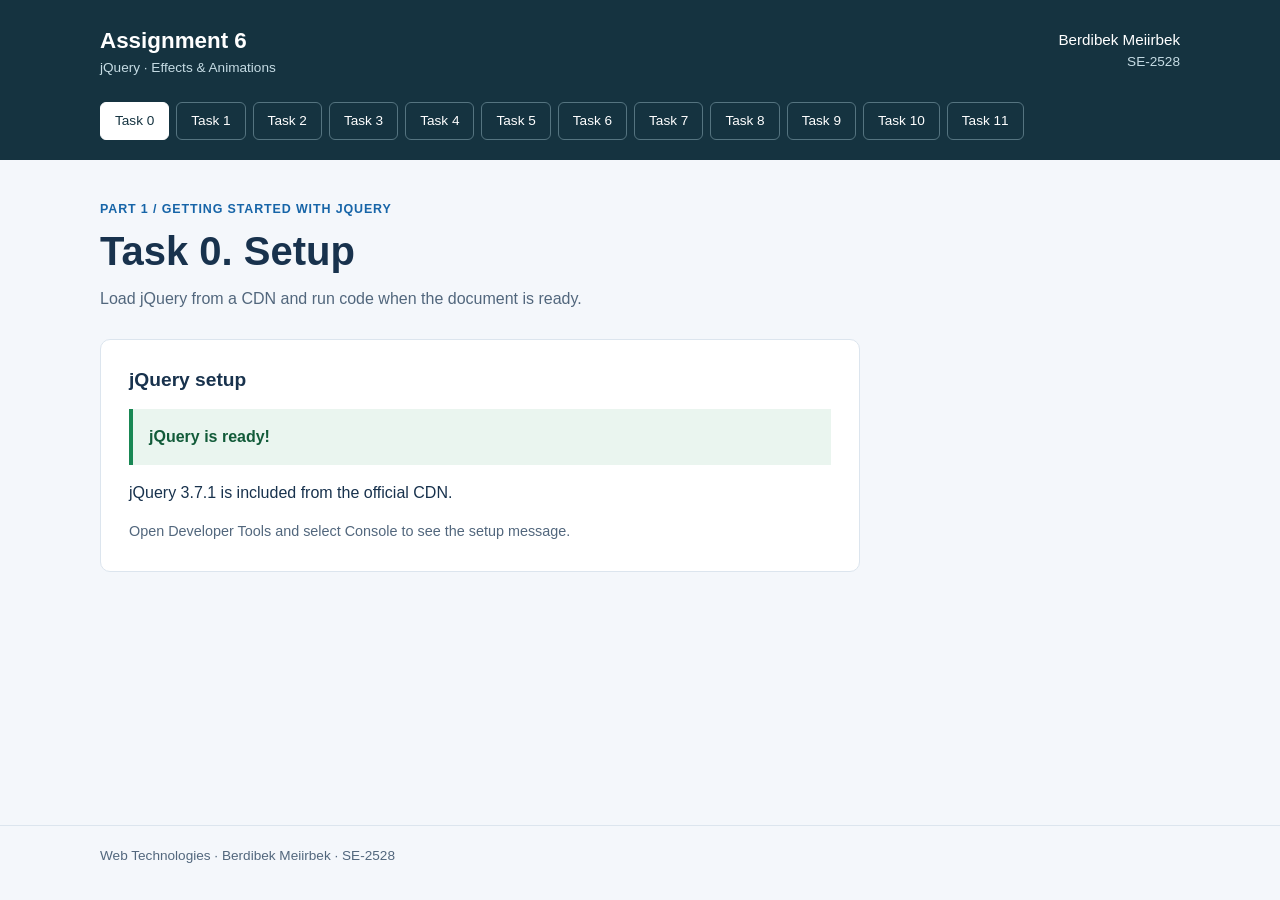
<file: index.html>
<!doctype html>
<html lang="en">
<head>
  <meta charset="utf-8">
  <meta name="viewport" content="width=device-width, initial-scale=1">
  <meta name="description" content="Assignment 6, Task 0: Setup.">
  <title>Task 0 · Setup</title>
  <link rel="stylesheet" href="styles.css">
  <script src="https://code.jquery.com/jquery-3.7.1.min.js" integrity="sha256-/JqT3SQfawRcv/BIHPThkBvs0OEvtFFmqPF/lYI/Cxo=" crossorigin="anonymous" defer></script>
  <script src="scripts/task-0.js" defer></script>
</head>
<body>
  <header class="site-header">
    <div class="page-width header-top">
      <a class="brand" href="index.html">Assignment 6<span>jQuery · Effects &amp; Animations</span></a>
      <p class="student">Berdibek Meiirbek<span>SE-2528</span></p>
    </div>
    <nav class="page-width" aria-label="Assignment tasks">
      <ul class="task-links">
          <li><a href="index.html" aria-current="page">Task 0</a></li>
          <li><a href="selectors.html">Task 1</a></li>
          <li><a href="visibility.html">Task 2</a></li>
          <li><a href="fade.html">Task 3</a></li>
          <li><a href="slide.html">Task 4</a></li>
          <li><a href="elements.html">Task 5</a></li>
          <li><a href="attributes.html">Task 6</a></li>
          <li><a href="form.html">Task 7</a></li>
          <li><a href="basic-animation.html">Task 8</a></li>
          <li><a href="sequential-animation.html">Task 9</a></li>
          <li><a href="combined-animation.html">Task 10</a></li>
          <li><a href="accordion.html">Task 11</a></li>
      </ul>
    </nav>
  </header>
  <main class="page-width main-content">
    <header class="page-heading">
      <p class="part-label">Part 1 / Getting Started with jQuery</p>
      <h1>Task 0. Setup</h1>
      <p>Load jQuery from a CDN and run code when the document is ready.</p>
    </header>

      <section class="panel narrow" aria-labelledby="setup-heading">
        <h2 id="setup-heading">jQuery setup</h2>
        <p id="setup-status" class="setup-status" role="status">Waiting for jQuery...</p>
        <p>jQuery 3.7.1 is included from the official CDN.</p>
        <p class="hint">Open Developer Tools and select Console to see the setup message.</p>
      </section>
  </main>
  <footer class="site-footer">
    <div class="page-width">Web Technologies · Berdibek Meiirbek · SE-2528</div>
  </footer>
</body>
</html>
</file>
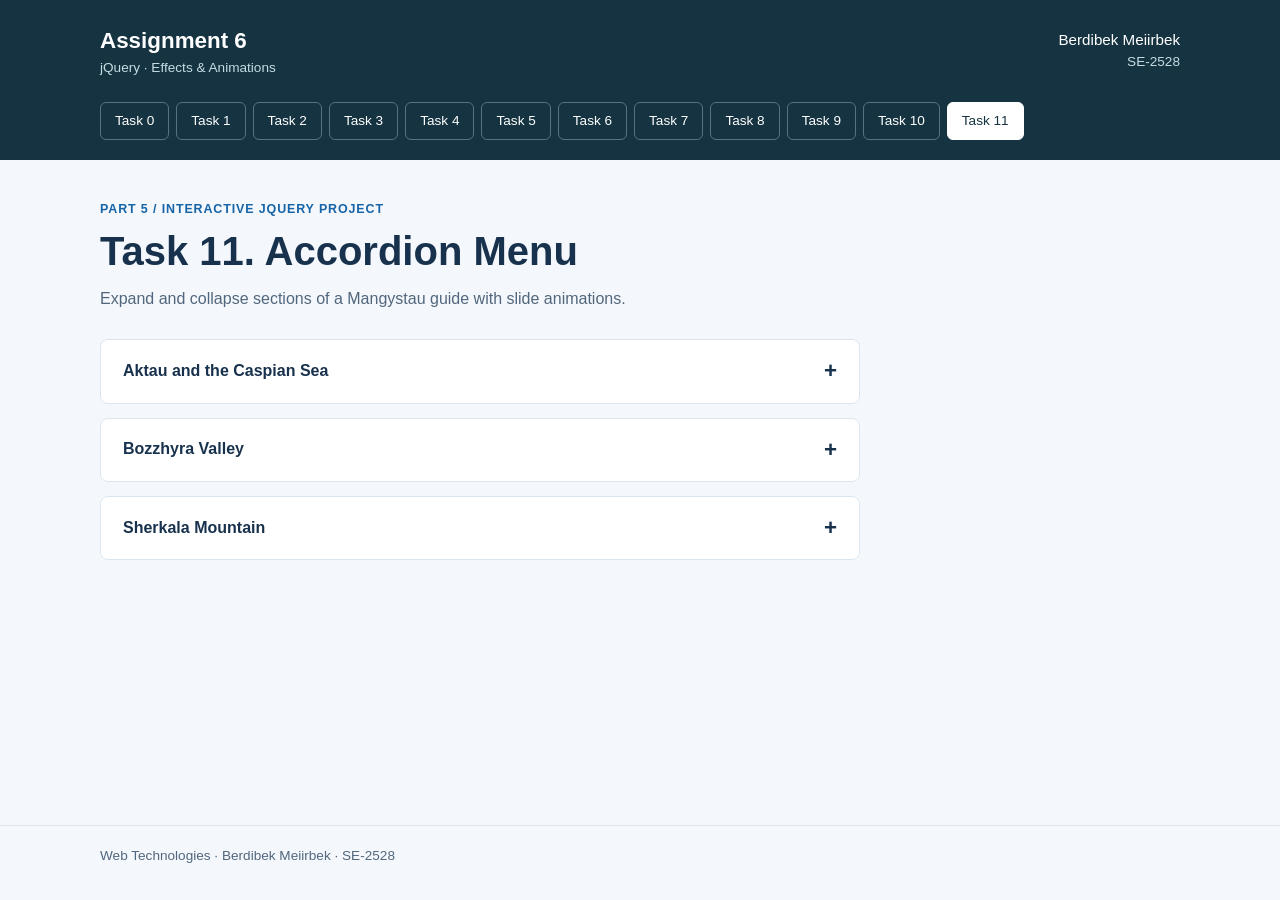
<file: accordion.html>
<!doctype html>
<html lang="en">
<head>
  <meta charset="utf-8">
  <meta name="viewport" content="width=device-width, initial-scale=1">
  <meta name="description" content="Assignment 6, Task 11: Accordion Menu.">
  <title>Task 11 · Accordion Menu</title>
  <link rel="stylesheet" href="styles.css">
  <script src="https://code.jquery.com/jquery-3.7.1.min.js" integrity="sha256-/JqT3SQfawRcv/BIHPThkBvs0OEvtFFmqPF/lYI/Cxo=" crossorigin="anonymous" defer></script>
  <script src="scripts/task-11.js" defer></script>
</head>
<body>
  <header class="site-header">
    <div class="page-width header-top">
      <a class="brand" href="index.html">Assignment 6<span>jQuery · Effects &amp; Animations</span></a>
      <p class="student">Berdibek Meiirbek<span>SE-2528</span></p>
    </div>
    <nav class="page-width" aria-label="Assignment tasks">
      <ul class="task-links">
          <li><a href="index.html">Task 0</a></li>
          <li><a href="selectors.html">Task 1</a></li>
          <li><a href="visibility.html">Task 2</a></li>
          <li><a href="fade.html">Task 3</a></li>
          <li><a href="slide.html">Task 4</a></li>
          <li><a href="elements.html">Task 5</a></li>
          <li><a href="attributes.html">Task 6</a></li>
          <li><a href="form.html">Task 7</a></li>
          <li><a href="basic-animation.html">Task 8</a></li>
          <li><a href="sequential-animation.html">Task 9</a></li>
          <li><a href="combined-animation.html">Task 10</a></li>
          <li><a href="accordion.html" aria-current="page">Task 11</a></li>
      </ul>
    </nav>
  </header>
  <main class="page-width main-content">
    <header class="page-heading">
      <p class="part-label">Part 5 / Interactive jQuery Project</p>
      <h1>Task 11. Accordion Menu</h1>
      <p>Expand and collapse sections of a Mangystau guide with slide animations.</p>
    </header>

      <section class="accordion narrow" aria-label="Mangystau guide">
        <div class="accordion-item">
          <h2>
            <button type="button" class="accordion-button" aria-expanded="false" aria-controls="aktau-panel">
              Aktau and the Caspian Sea
              <span class="accordion-symbol" aria-hidden="true">+</span>
            </button>
          </h2>
          <div id="aktau-panel" class="accordion-panel">
            <p>Aktau is a city on the Caspian Sea in the Mangystau region. Its waterfront is a place to walk beside the sea and watch the sunset.</p>
          </div>
        </div>
        <div class="accordion-item">
          <h2>
            <button type="button" class="accordion-button" aria-expanded="false" aria-controls="bozzhyra-panel">
              Bozzhyra Valley
              <span class="accordion-symbol" aria-hidden="true">+</span>
            </button>
          </h2>
          <div id="bozzhyra-panel" class="accordion-panel">
            <p>Bozzhyra is known for its white cliffs and striking rock formations. It is one of the landscapes that represents Mangystau.</p>
          </div>
        </div>
        <div class="accordion-item">
          <h2>
            <button type="button" class="accordion-button" aria-expanded="false" aria-controls="sherkala-panel">
              Sherkala Mountain
              <span class="accordion-symbol" aria-hidden="true">+</span>
            </button>
          </h2>
          <div id="sherkala-panel" class="accordion-panel">
            <p>Sherkala is a mountain surrounded by open desert landscapes. Its shape makes it a recognizable landmark of Mangystau.</p>
          </div>
        </div>
      </section>
  </main>
  <footer class="site-footer">
    <div class="page-width">Web Technologies · Berdibek Meiirbek · SE-2528</div>
  </footer>
</body>
</html>
</file>
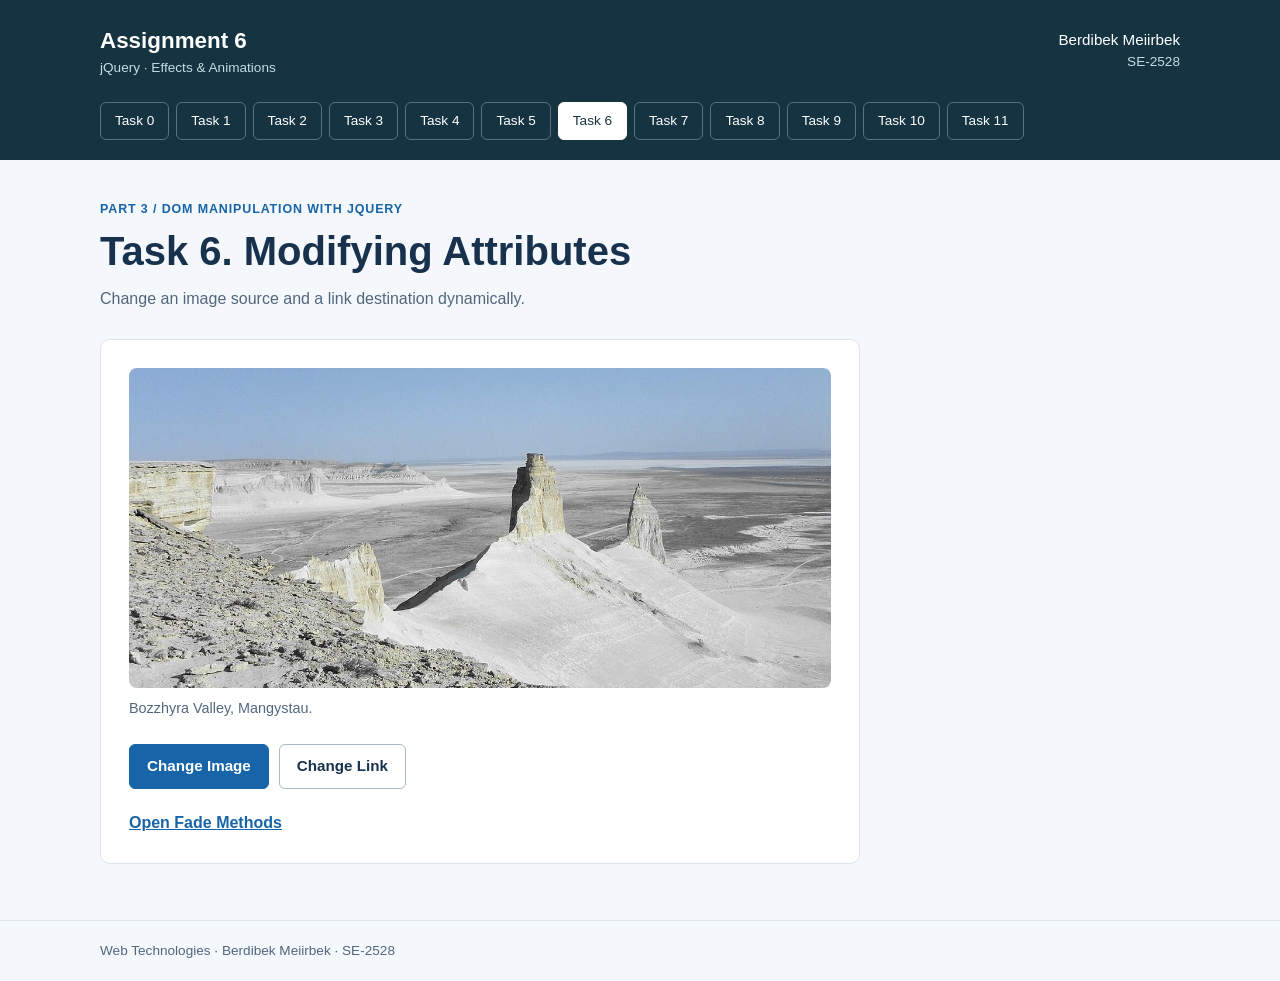
<file: attributes.html>
<!doctype html>
<html lang="en">
<head>
  <meta charset="utf-8">
  <meta name="viewport" content="width=device-width, initial-scale=1">
  <meta name="description" content="Assignment 6, Task 6: Modifying Attributes.">
  <title>Task 6 · Modifying Attributes</title>
  <link rel="stylesheet" href="styles.css">
  <script src="https://code.jquery.com/jquery-3.7.1.min.js" integrity="sha256-/JqT3SQfawRcv/BIHPThkBvs0OEvtFFmqPF/lYI/Cxo=" crossorigin="anonymous" defer></script>
  <script src="scripts/task-6.js" defer></script>
</head>
<body>
  <header class="site-header">
    <div class="page-width header-top">
      <a class="brand" href="index.html">Assignment 6<span>jQuery · Effects &amp; Animations</span></a>
      <p class="student">Berdibek Meiirbek<span>SE-2528</span></p>
    </div>
    <nav class="page-width" aria-label="Assignment tasks">
      <ul class="task-links">
          <li><a href="index.html">Task 0</a></li>
          <li><a href="selectors.html">Task 1</a></li>
          <li><a href="visibility.html">Task 2</a></li>
          <li><a href="fade.html">Task 3</a></li>
          <li><a href="slide.html">Task 4</a></li>
          <li><a href="elements.html">Task 5</a></li>
          <li><a href="attributes.html" aria-current="page">Task 6</a></li>
          <li><a href="form.html">Task 7</a></li>
          <li><a href="basic-animation.html">Task 8</a></li>
          <li><a href="sequential-animation.html">Task 9</a></li>
          <li><a href="combined-animation.html">Task 10</a></li>
          <li><a href="accordion.html">Task 11</a></li>
      </ul>
    </nav>
  </header>
  <main class="page-width main-content">
    <header class="page-heading">
      <p class="part-label">Part 3 / DOM Manipulation with jQuery</p>
      <h1>Task 6. Modifying Attributes</h1>
      <p>Change an image source and a link destination dynamically.</p>
    </header>

      <section class="panel narrow" aria-label="Attribute demonstration">
        <figure class="demo-figure">
          <div class="image-stage">
            <img id="attribute-image" src="images/bozzhyra.jpg" alt="White cliffs and rock formations in Bozzhyra Valley, Mangystau" width="1200" height="800">
          </div>
          <figcaption id="image-caption">Bozzhyra Valley, Mangystau.</figcaption>
        </figure>
        <div class="actions">
          <button type="button" id="change-image">Change Image</button>
          <button type="button" id="change-link" class="button-secondary">Change Link</button>
        </div>
        <p class="destination-link"><a id="dynamic-link" href="fade.html">Open Fade Methods</a></p>
      </section>
  </main>
  <footer class="site-footer">
    <div class="page-width">Web Technologies · Berdibek Meiirbek · SE-2528</div>
  </footer>
</body>
</html>
</file>
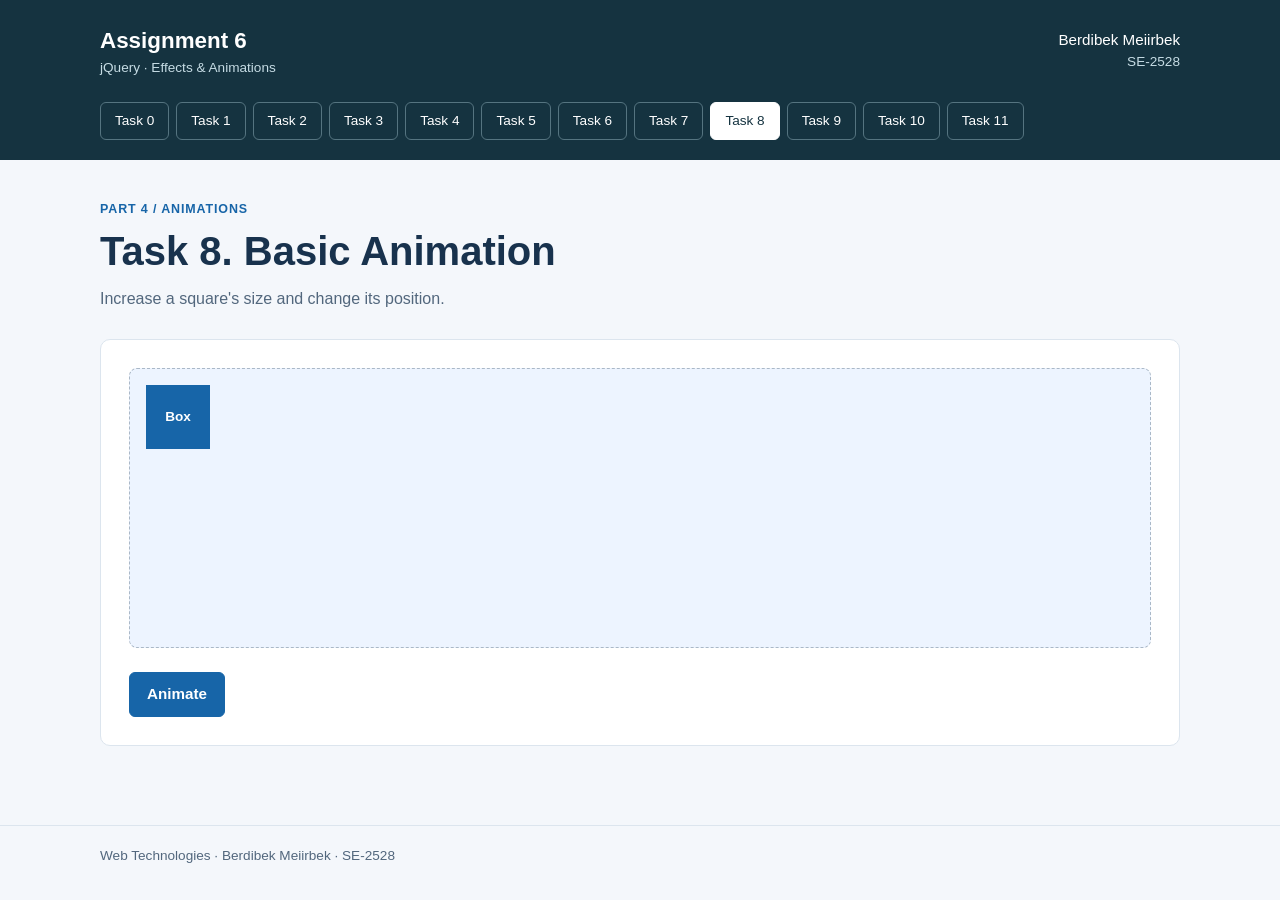
<file: basic-animation.html>
<!doctype html>
<html lang="en">
<head>
  <meta charset="utf-8">
  <meta name="viewport" content="width=device-width, initial-scale=1">
  <meta name="description" content="Assignment 6, Task 8: Basic Animation.">
  <title>Task 8 · Basic Animation</title>
  <link rel="stylesheet" href="styles.css">
  <script src="https://code.jquery.com/jquery-3.7.1.min.js" integrity="sha256-/JqT3SQfawRcv/BIHPThkBvs0OEvtFFmqPF/lYI/Cxo=" crossorigin="anonymous" defer></script>
  <script src="scripts/task-8.js" defer></script>
</head>
<body>
  <header class="site-header">
    <div class="page-width header-top">
      <a class="brand" href="index.html">Assignment 6<span>jQuery · Effects &amp; Animations</span></a>
      <p class="student">Berdibek Meiirbek<span>SE-2528</span></p>
    </div>
    <nav class="page-width" aria-label="Assignment tasks">
      <ul class="task-links">
          <li><a href="index.html">Task 0</a></li>
          <li><a href="selectors.html">Task 1</a></li>
          <li><a href="visibility.html">Task 2</a></li>
          <li><a href="fade.html">Task 3</a></li>
          <li><a href="slide.html">Task 4</a></li>
          <li><a href="elements.html">Task 5</a></li>
          <li><a href="attributes.html">Task 6</a></li>
          <li><a href="form.html">Task 7</a></li>
          <li><a href="basic-animation.html" aria-current="page">Task 8</a></li>
          <li><a href="sequential-animation.html">Task 9</a></li>
          <li><a href="combined-animation.html">Task 10</a></li>
          <li><a href="accordion.html">Task 11</a></li>
      </ul>
    </nav>
  </header>
  <main class="page-width main-content">
    <header class="page-heading">
      <p class="part-label">Part 4 / Animations</p>
      <h1>Task 8. Basic Animation</h1>
      <p>Increase a square&#x27;s size and change its position.</p>
    </header>

      <section class="panel" aria-label="Basic animation demonstration">
        <div class="animation-stage">
          <div id="basic-box" class="animation-box">Box</div>
        </div>
        <div class="actions">
          <button type="button" id="animate-basic">Animate</button>
        </div>
      </section>
  </main>
  <footer class="site-footer">
    <div class="page-width">Web Technologies · Berdibek Meiirbek · SE-2528</div>
  </footer>
</body>
</html>
</file>
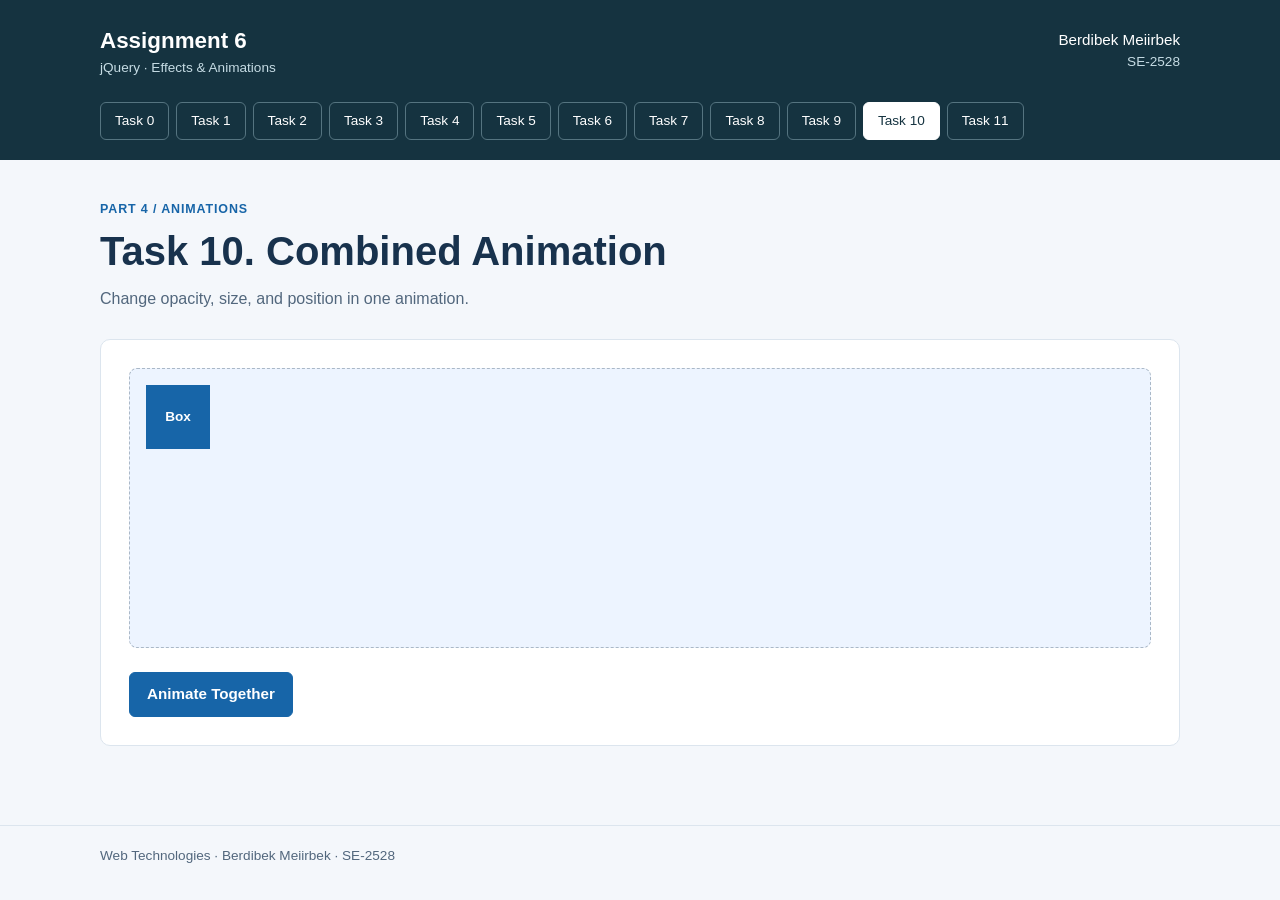
<file: combined-animation.html>
<!doctype html>
<html lang="en">
<head>
  <meta charset="utf-8">
  <meta name="viewport" content="width=device-width, initial-scale=1">
  <meta name="description" content="Assignment 6, Task 10: Combined Animation.">
  <title>Task 10 · Combined Animation</title>
  <link rel="stylesheet" href="styles.css">
  <script src="https://code.jquery.com/jquery-3.7.1.min.js" integrity="sha256-/JqT3SQfawRcv/BIHPThkBvs0OEvtFFmqPF/lYI/Cxo=" crossorigin="anonymous" defer></script>
  <script src="scripts/task-10.js" defer></script>
</head>
<body>
  <header class="site-header">
    <div class="page-width header-top">
      <a class="brand" href="index.html">Assignment 6<span>jQuery · Effects &amp; Animations</span></a>
      <p class="student">Berdibek Meiirbek<span>SE-2528</span></p>
    </div>
    <nav class="page-width" aria-label="Assignment tasks">
      <ul class="task-links">
          <li><a href="index.html">Task 0</a></li>
          <li><a href="selectors.html">Task 1</a></li>
          <li><a href="visibility.html">Task 2</a></li>
          <li><a href="fade.html">Task 3</a></li>
          <li><a href="slide.html">Task 4</a></li>
          <li><a href="elements.html">Task 5</a></li>
          <li><a href="attributes.html">Task 6</a></li>
          <li><a href="form.html">Task 7</a></li>
          <li><a href="basic-animation.html">Task 8</a></li>
          <li><a href="sequential-animation.html">Task 9</a></li>
          <li><a href="combined-animation.html" aria-current="page">Task 10</a></li>
          <li><a href="accordion.html">Task 11</a></li>
      </ul>
    </nav>
  </header>
  <main class="page-width main-content">
    <header class="page-heading">
      <p class="part-label">Part 4 / Animations</p>
      <h1>Task 10. Combined Animation</h1>
      <p>Change opacity, size, and position in one animation.</p>
    </header>

      <section class="panel" aria-label="Combined animation demonstration">
        <div class="animation-stage">
          <div id="combined-box" class="animation-box">Box</div>
        </div>
        <div class="actions">
          <button type="button" id="animate-combined">Animate Together</button>
        </div>
      </section>
  </main>
  <footer class="site-footer">
    <div class="page-width">Web Technologies · Berdibek Meiirbek · SE-2528</div>
  </footer>
</body>
</html>
</file>
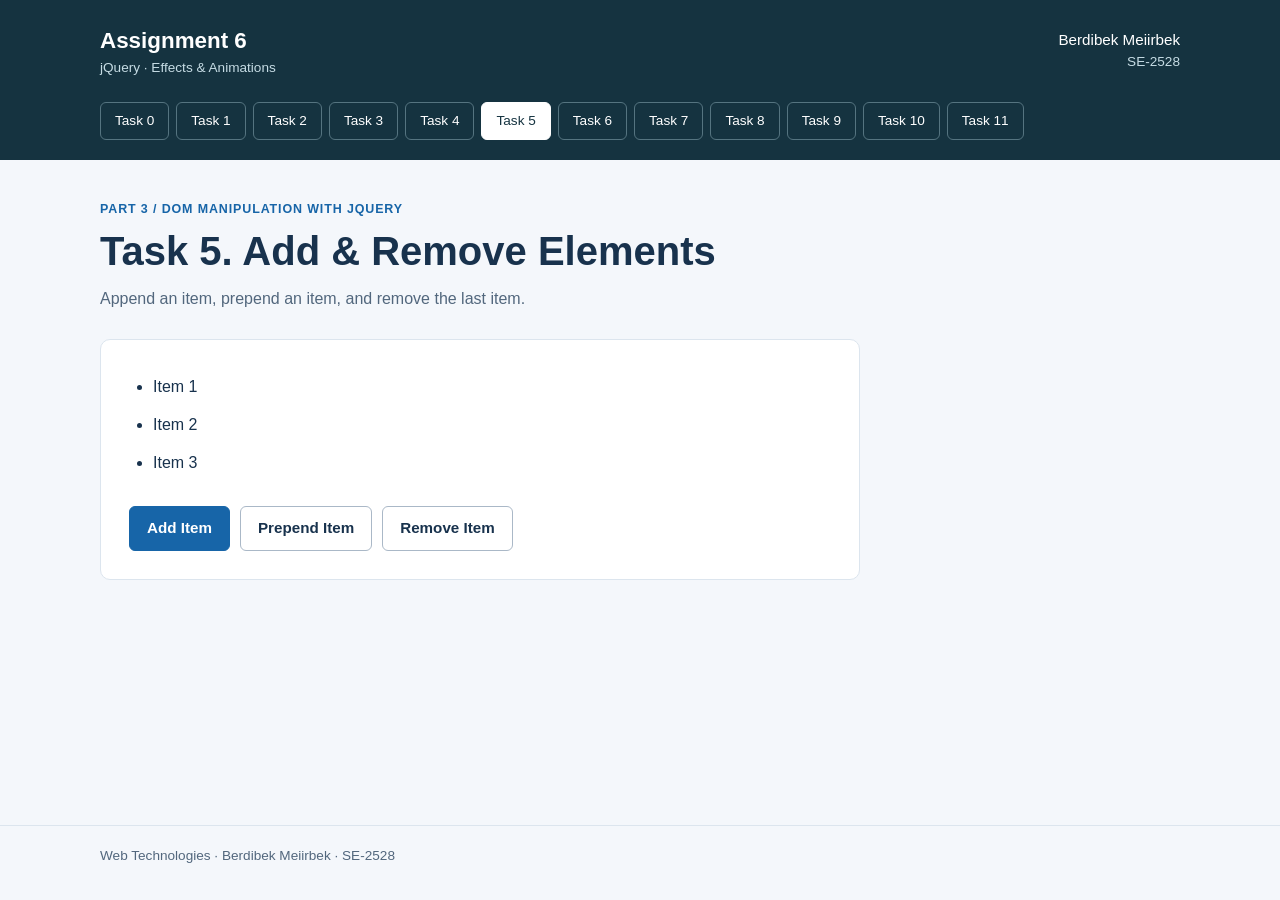
<file: elements.html>
<!doctype html>
<html lang="en">
<head>
  <meta charset="utf-8">
  <meta name="viewport" content="width=device-width, initial-scale=1">
  <meta name="description" content="Assignment 6, Task 5: Add &amp; Remove Elements.">
  <title>Task 5 · Add &amp; Remove Elements</title>
  <link rel="stylesheet" href="styles.css">
  <script src="https://code.jquery.com/jquery-3.7.1.min.js" integrity="sha256-/JqT3SQfawRcv/BIHPThkBvs0OEvtFFmqPF/lYI/Cxo=" crossorigin="anonymous" defer></script>
  <script src="scripts/task-5.js" defer></script>
</head>
<body>
  <header class="site-header">
    <div class="page-width header-top">
      <a class="brand" href="index.html">Assignment 6<span>jQuery · Effects &amp; Animations</span></a>
      <p class="student">Berdibek Meiirbek<span>SE-2528</span></p>
    </div>
    <nav class="page-width" aria-label="Assignment tasks">
      <ul class="task-links">
          <li><a href="index.html">Task 0</a></li>
          <li><a href="selectors.html">Task 1</a></li>
          <li><a href="visibility.html">Task 2</a></li>
          <li><a href="fade.html">Task 3</a></li>
          <li><a href="slide.html">Task 4</a></li>
          <li><a href="elements.html" aria-current="page">Task 5</a></li>
          <li><a href="attributes.html">Task 6</a></li>
          <li><a href="form.html">Task 7</a></li>
          <li><a href="basic-animation.html">Task 8</a></li>
          <li><a href="sequential-animation.html">Task 9</a></li>
          <li><a href="combined-animation.html">Task 10</a></li>
          <li><a href="accordion.html">Task 11</a></li>
      </ul>
    </nav>
  </header>
  <main class="page-width main-content">
    <header class="page-heading">
      <p class="part-label">Part 3 / DOM Manipulation with jQuery</p>
      <h1>Task 5. Add &amp; Remove Elements</h1>
      <p>Append an item, prepend an item, and remove the last item.</p>
    </header>

      <section class="panel narrow" aria-label="List manipulation">
        <ul id="item-list" class="item-list" aria-live="polite">
          <li>Item 1</li>
          <li>Item 2</li>
          <li>Item 3</li>
        </ul>
        <div class="actions">
          <button type="button" id="add-item">Add Item</button>
          <button type="button" id="prepend-item" class="button-secondary">Prepend Item</button>
          <button type="button" id="remove-item" class="button-secondary">Remove Item</button>
        </div>
      </section>
  </main>
  <footer class="site-footer">
    <div class="page-width">Web Technologies · Berdibek Meiirbek · SE-2528</div>
  </footer>
</body>
</html>
</file>
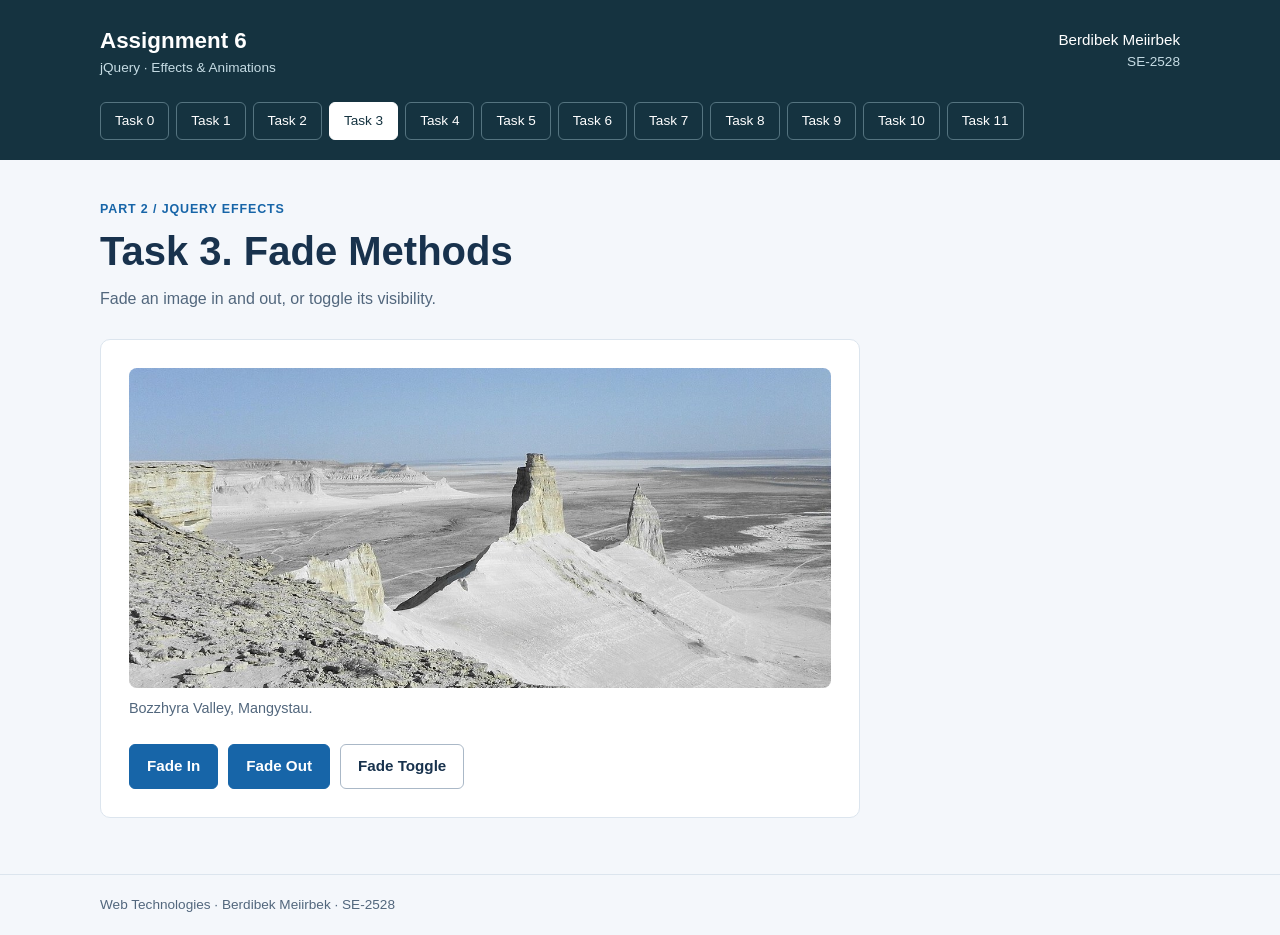
<file: fade.html>
<!doctype html>
<html lang="en">
<head>
  <meta charset="utf-8">
  <meta name="viewport" content="width=device-width, initial-scale=1">
  <meta name="description" content="Assignment 6, Task 3: Fade Methods.">
  <title>Task 3 · Fade Methods</title>
  <link rel="stylesheet" href="styles.css">
  <script src="https://code.jquery.com/jquery-3.7.1.min.js" integrity="sha256-/JqT3SQfawRcv/BIHPThkBvs0OEvtFFmqPF/lYI/Cxo=" crossorigin="anonymous" defer></script>
  <script src="scripts/task-3.js" defer></script>
</head>
<body>
  <header class="site-header">
    <div class="page-width header-top">
      <a class="brand" href="index.html">Assignment 6<span>jQuery · Effects &amp; Animations</span></a>
      <p class="student">Berdibek Meiirbek<span>SE-2528</span></p>
    </div>
    <nav class="page-width" aria-label="Assignment tasks">
      <ul class="task-links">
          <li><a href="index.html">Task 0</a></li>
          <li><a href="selectors.html">Task 1</a></li>
          <li><a href="visibility.html">Task 2</a></li>
          <li><a href="fade.html" aria-current="page">Task 3</a></li>
          <li><a href="slide.html">Task 4</a></li>
          <li><a href="elements.html">Task 5</a></li>
          <li><a href="attributes.html">Task 6</a></li>
          <li><a href="form.html">Task 7</a></li>
          <li><a href="basic-animation.html">Task 8</a></li>
          <li><a href="sequential-animation.html">Task 9</a></li>
          <li><a href="combined-animation.html">Task 10</a></li>
          <li><a href="accordion.html">Task 11</a></li>
      </ul>
    </nav>
  </header>
  <main class="page-width main-content">
    <header class="page-heading">
      <p class="part-label">Part 2 / jQuery Effects</p>
      <h1>Task 3. Fade Methods</h1>
      <p>Fade an image in and out, or toggle its visibility.</p>
    </header>

      <section class="panel narrow" aria-label="Image fade demonstration">
        <figure class="demo-figure">
          <div class="image-stage">
            <img id="fade-image" src="images/bozzhyra.jpg" alt="White cliffs and rock formations in Bozzhyra Valley, Mangystau" width="1200" height="800">
          </div>
          <figcaption>Bozzhyra Valley, Mangystau.</figcaption>
        </figure>
        <div class="actions">
          <button type="button" id="fade-in">Fade In</button>
          <button type="button" id="fade-out">Fade Out</button>
          <button type="button" id="fade-toggle" class="button-secondary">Fade Toggle</button>
        </div>
      </section>
  </main>
  <footer class="site-footer">
    <div class="page-width">Web Technologies · Berdibek Meiirbek · SE-2528</div>
  </footer>
</body>
</html>
</file>
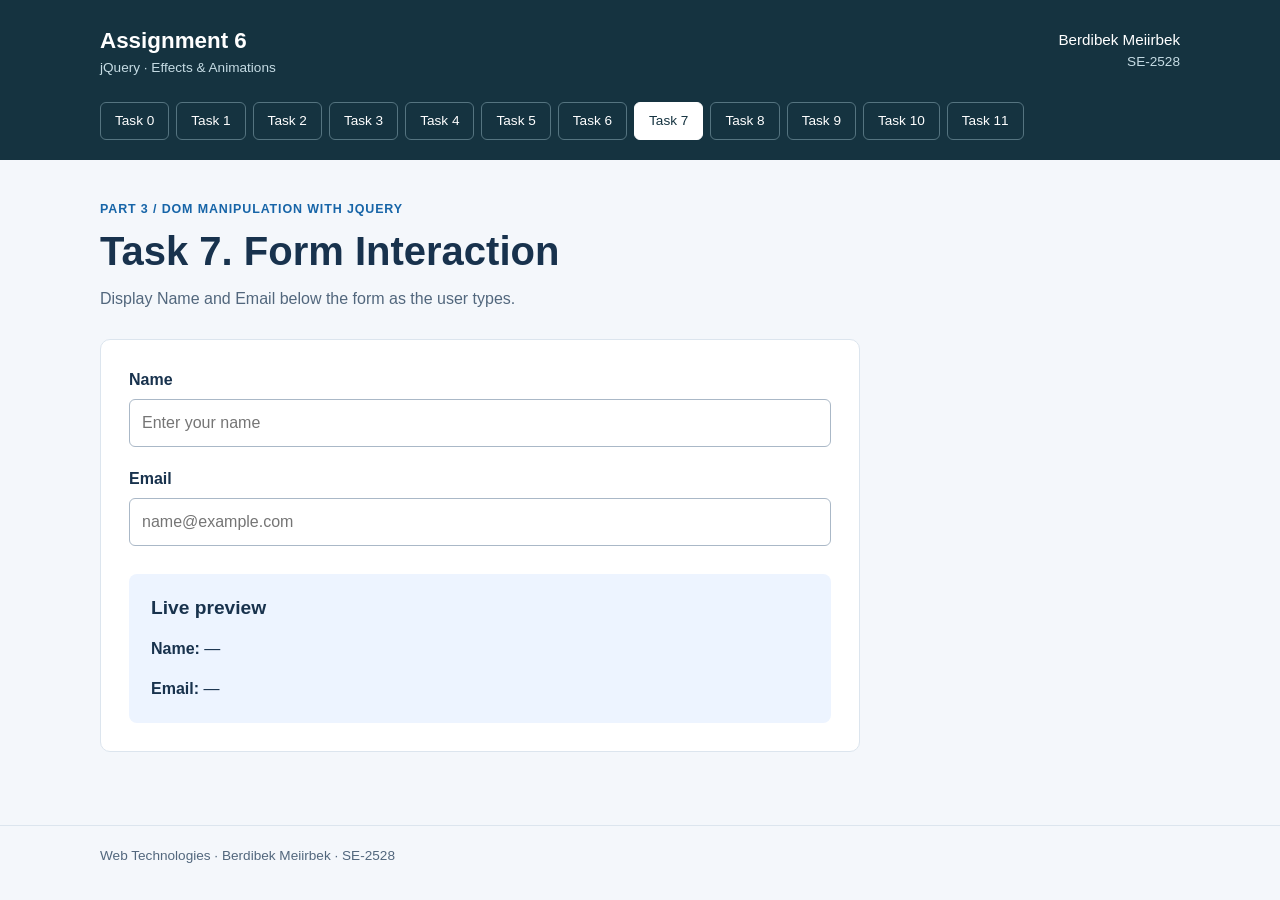
<file: form.html>
<!doctype html>
<html lang="en">
<head>
  <meta charset="utf-8">
  <meta name="viewport" content="width=device-width, initial-scale=1">
  <meta name="description" content="Assignment 6, Task 7: Form Interaction.">
  <title>Task 7 · Form Interaction</title>
  <link rel="stylesheet" href="styles.css">
  <script src="https://code.jquery.com/jquery-3.7.1.min.js" integrity="sha256-/JqT3SQfawRcv/BIHPThkBvs0OEvtFFmqPF/lYI/Cxo=" crossorigin="anonymous" defer></script>
  <script src="scripts/task-7.js" defer></script>
</head>
<body>
  <header class="site-header">
    <div class="page-width header-top">
      <a class="brand" href="index.html">Assignment 6<span>jQuery · Effects &amp; Animations</span></a>
      <p class="student">Berdibek Meiirbek<span>SE-2528</span></p>
    </div>
    <nav class="page-width" aria-label="Assignment tasks">
      <ul class="task-links">
          <li><a href="index.html">Task 0</a></li>
          <li><a href="selectors.html">Task 1</a></li>
          <li><a href="visibility.html">Task 2</a></li>
          <li><a href="fade.html">Task 3</a></li>
          <li><a href="slide.html">Task 4</a></li>
          <li><a href="elements.html">Task 5</a></li>
          <li><a href="attributes.html">Task 6</a></li>
          <li><a href="form.html" aria-current="page">Task 7</a></li>
          <li><a href="basic-animation.html">Task 8</a></li>
          <li><a href="sequential-animation.html">Task 9</a></li>
          <li><a href="combined-animation.html">Task 10</a></li>
          <li><a href="accordion.html">Task 11</a></li>
      </ul>
    </nav>
  </header>
  <main class="page-width main-content">
    <header class="page-heading">
      <p class="part-label">Part 3 / DOM Manipulation with jQuery</p>
      <h1>Task 7. Form Interaction</h1>
      <p>Display Name and Email below the form as the user types.</p>
    </header>

      <section class="panel narrow" aria-label="Live form interaction">
        <form id="live-form">
          <div class="form-field">
            <label for="name">Name</label>
            <input id="name" name="name" type="text" autocomplete="name" placeholder="Enter your name">
          </div>
          <div class="form-field">
            <label for="email">Email</label>
            <input id="email" name="email" type="email" autocomplete="email" placeholder="name@example.com">
          </div>
        </form>
        <div class="live-preview" aria-live="polite">
          <h2>Live preview</h2>
          <p><strong>Name:</strong> <span id="live-name">—</span></p>
          <p><strong>Email:</strong> <span id="live-email">—</span></p>
        </div>
      </section>
  </main>
  <footer class="site-footer">
    <div class="page-width">Web Technologies · Berdibek Meiirbek · SE-2528</div>
  </footer>
</body>
</html>
</file>
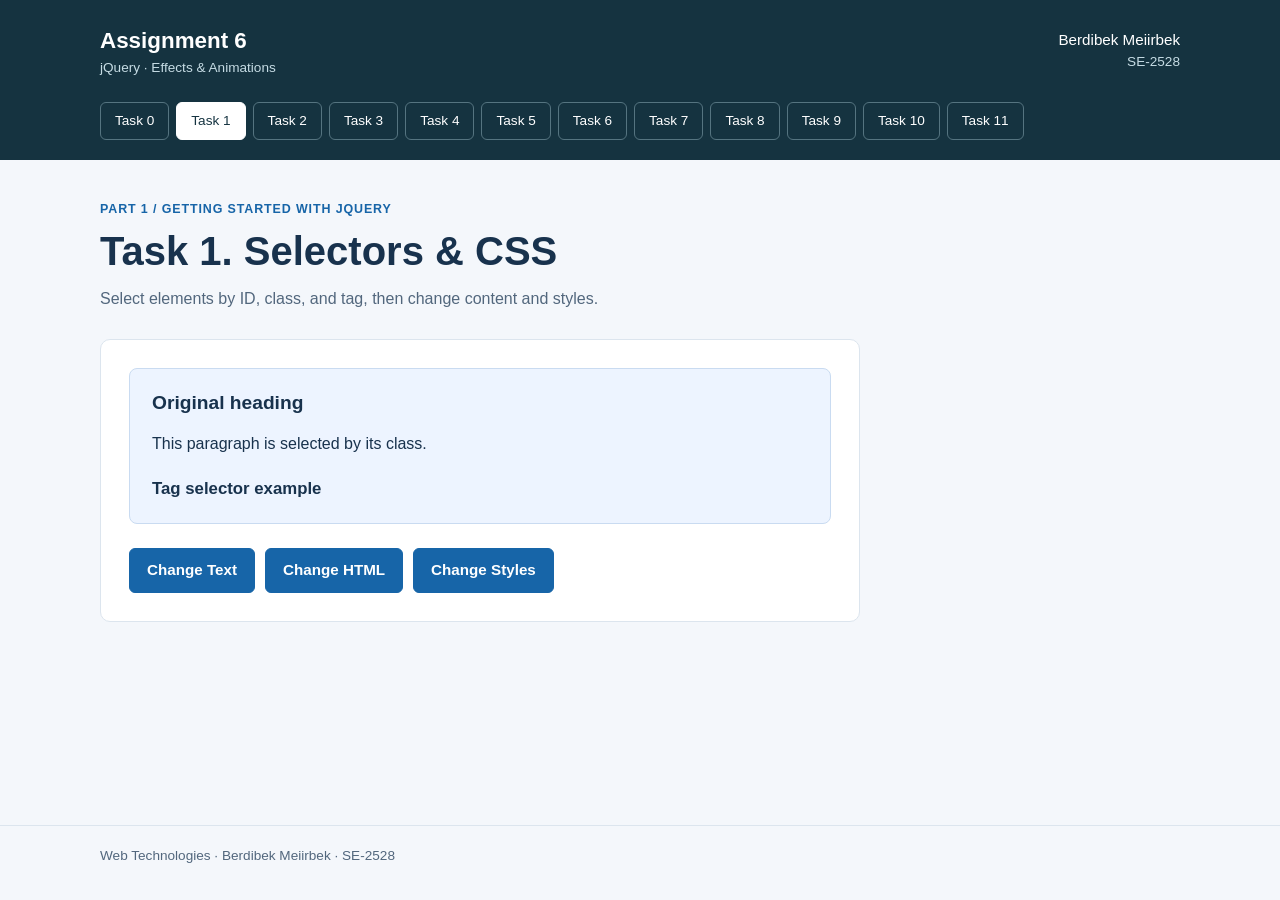
<file: selectors.html>
<!doctype html>
<html lang="en">
<head>
  <meta charset="utf-8">
  <meta name="viewport" content="width=device-width, initial-scale=1">
  <meta name="description" content="Assignment 6, Task 1: Selectors &amp; CSS.">
  <title>Task 1 · Selectors &amp; CSS</title>
  <link rel="stylesheet" href="styles.css">
  <script src="https://code.jquery.com/jquery-3.7.1.min.js" integrity="sha256-/JqT3SQfawRcv/BIHPThkBvs0OEvtFFmqPF/lYI/Cxo=" crossorigin="anonymous" defer></script>
  <script src="scripts/task-1.js" defer></script>
</head>
<body>
  <header class="site-header">
    <div class="page-width header-top">
      <a class="brand" href="index.html">Assignment 6<span>jQuery · Effects &amp; Animations</span></a>
      <p class="student">Berdibek Meiirbek<span>SE-2528</span></p>
    </div>
    <nav class="page-width" aria-label="Assignment tasks">
      <ul class="task-links">
          <li><a href="index.html">Task 0</a></li>
          <li><a href="selectors.html" aria-current="page">Task 1</a></li>
          <li><a href="visibility.html">Task 2</a></li>
          <li><a href="fade.html">Task 3</a></li>
          <li><a href="slide.html">Task 4</a></li>
          <li><a href="elements.html">Task 5</a></li>
          <li><a href="attributes.html">Task 6</a></li>
          <li><a href="form.html">Task 7</a></li>
          <li><a href="basic-animation.html">Task 8</a></li>
          <li><a href="sequential-animation.html">Task 9</a></li>
          <li><a href="combined-animation.html">Task 10</a></li>
          <li><a href="accordion.html">Task 11</a></li>
      </ul>
    </nav>
  </header>
  <main class="page-width main-content">
    <header class="page-heading">
      <p class="part-label">Part 1 / Getting Started with jQuery</p>
      <h1>Task 1. Selectors &amp; CSS</h1>
      <p>Select elements by ID, class, and tag, then change content and styles.</p>
    </header>

      <section class="panel narrow" aria-label="Selector demonstration">
        <div class="selector-demo">
          <h2 id="selector-title">Original heading</h2>
          <p class="selector-message">This paragraph is selected by its class.</p>
          <h3>Tag selector example</h3>
        </div>
        <div class="actions">
          <button type="button" id="change-text">Change Text</button>
          <button type="button" id="change-html">Change HTML</button>
          <button type="button" id="change-css">Change Styles</button>
        </div>
      </section>
  </main>
  <footer class="site-footer">
    <div class="page-width">Web Technologies · Berdibek Meiirbek · SE-2528</div>
  </footer>
</body>
</html>
</file>
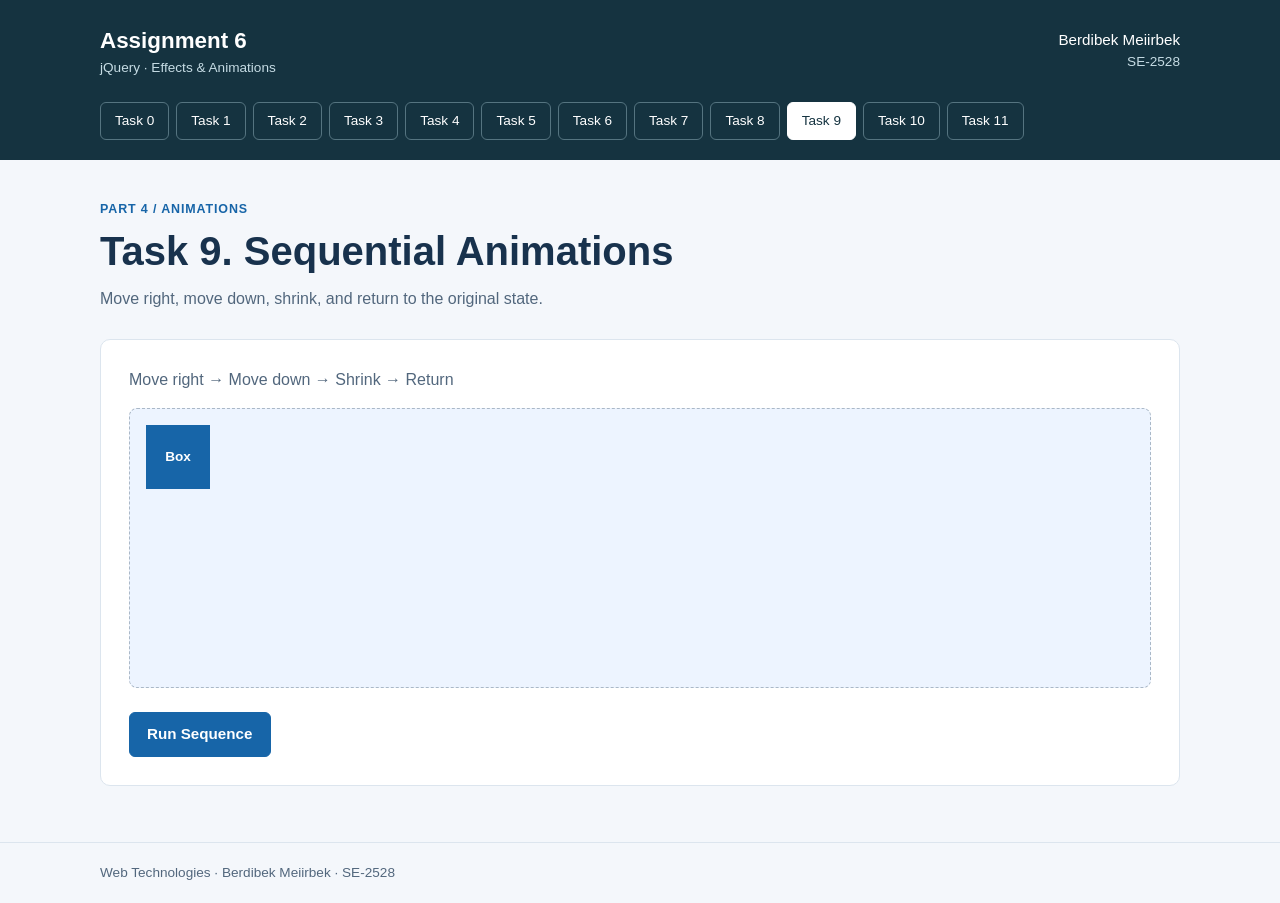
<file: sequential-animation.html>
<!doctype html>
<html lang="en">
<head>
  <meta charset="utf-8">
  <meta name="viewport" content="width=device-width, initial-scale=1">
  <meta name="description" content="Assignment 6, Task 9: Sequential Animations.">
  <title>Task 9 · Sequential Animations</title>
  <link rel="stylesheet" href="styles.css">
  <script src="https://code.jquery.com/jquery-3.7.1.min.js" integrity="sha256-/JqT3SQfawRcv/BIHPThkBvs0OEvtFFmqPF/lYI/Cxo=" crossorigin="anonymous" defer></script>
  <script src="scripts/task-9.js" defer></script>
</head>
<body>
  <header class="site-header">
    <div class="page-width header-top">
      <a class="brand" href="index.html">Assignment 6<span>jQuery · Effects &amp; Animations</span></a>
      <p class="student">Berdibek Meiirbek<span>SE-2528</span></p>
    </div>
    <nav class="page-width" aria-label="Assignment tasks">
      <ul class="task-links">
          <li><a href="index.html">Task 0</a></li>
          <li><a href="selectors.html">Task 1</a></li>
          <li><a href="visibility.html">Task 2</a></li>
          <li><a href="fade.html">Task 3</a></li>
          <li><a href="slide.html">Task 4</a></li>
          <li><a href="elements.html">Task 5</a></li>
          <li><a href="attributes.html">Task 6</a></li>
          <li><a href="form.html">Task 7</a></li>
          <li><a href="basic-animation.html">Task 8</a></li>
          <li><a href="sequential-animation.html" aria-current="page">Task 9</a></li>
          <li><a href="combined-animation.html">Task 10</a></li>
          <li><a href="accordion.html">Task 11</a></li>
      </ul>
    </nav>
  </header>
  <main class="page-width main-content">
    <header class="page-heading">
      <p class="part-label">Part 4 / Animations</p>
      <h1>Task 9. Sequential Animations</h1>
      <p>Move right, move down, shrink, and return to the original state.</p>
    </header>

      <section class="panel" aria-label="Sequential animation demonstration">
        <p class="sequence-label">Move right → Move down → Shrink → Return</p>
        <div class="animation-stage">
          <div id="sequence-box" class="animation-box">Box</div>
        </div>
        <div class="actions">
          <button type="button" id="animate-sequence">Run Sequence</button>
        </div>
      </section>
  </main>
  <footer class="site-footer">
    <div class="page-width">Web Technologies · Berdibek Meiirbek · SE-2528</div>
  </footer>
</body>
</html>
</file>
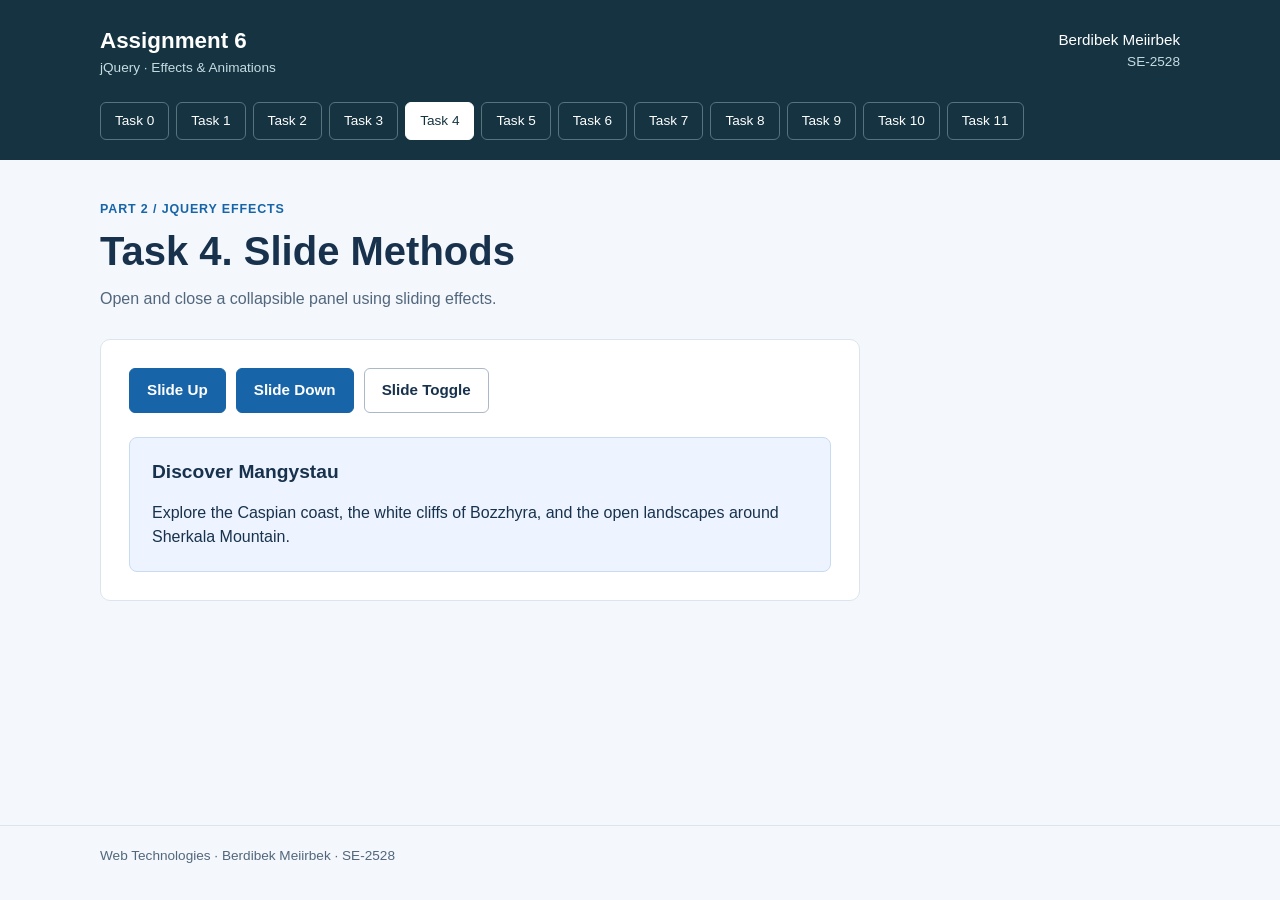
<file: slide.html>
<!doctype html>
<html lang="en">
<head>
  <meta charset="utf-8">
  <meta name="viewport" content="width=device-width, initial-scale=1">
  <meta name="description" content="Assignment 6, Task 4: Slide Methods.">
  <title>Task 4 · Slide Methods</title>
  <link rel="stylesheet" href="styles.css">
  <script src="https://code.jquery.com/jquery-3.7.1.min.js" integrity="sha256-/JqT3SQfawRcv/BIHPThkBvs0OEvtFFmqPF/lYI/Cxo=" crossorigin="anonymous" defer></script>
  <script src="scripts/task-4.js" defer></script>
</head>
<body>
  <header class="site-header">
    <div class="page-width header-top">
      <a class="brand" href="index.html">Assignment 6<span>jQuery · Effects &amp; Animations</span></a>
      <p class="student">Berdibek Meiirbek<span>SE-2528</span></p>
    </div>
    <nav class="page-width" aria-label="Assignment tasks">
      <ul class="task-links">
          <li><a href="index.html">Task 0</a></li>
          <li><a href="selectors.html">Task 1</a></li>
          <li><a href="visibility.html">Task 2</a></li>
          <li><a href="fade.html">Task 3</a></li>
          <li><a href="slide.html" aria-current="page">Task 4</a></li>
          <li><a href="elements.html">Task 5</a></li>
          <li><a href="attributes.html">Task 6</a></li>
          <li><a href="form.html">Task 7</a></li>
          <li><a href="basic-animation.html">Task 8</a></li>
          <li><a href="sequential-animation.html">Task 9</a></li>
          <li><a href="combined-animation.html">Task 10</a></li>
          <li><a href="accordion.html">Task 11</a></li>
      </ul>
    </nav>
  </header>
  <main class="page-width main-content">
    <header class="page-heading">
      <p class="part-label">Part 2 / jQuery Effects</p>
      <h1>Task 4. Slide Methods</h1>
      <p>Open and close a collapsible panel using sliding effects.</p>
    </header>

      <section class="panel narrow" aria-label="Sliding panel demonstration">
        <div class="actions actions-first">
          <button type="button" id="slide-up">Slide Up</button>
          <button type="button" id="slide-down">Slide Down</button>
          <button type="button" id="slide-toggle" class="button-secondary">Slide Toggle</button>
        </div>
        <div id="slide-panel" class="slide-panel">
          <h2>Discover Mangystau</h2>
          <p>Explore the Caspian coast, the white cliffs of Bozzhyra, and the open landscapes around Sherkala Mountain.</p>
        </div>
      </section>
  </main>
  <footer class="site-footer">
    <div class="page-width">Web Technologies · Berdibek Meiirbek · SE-2528</div>
  </footer>
</body>
</html>
</file>
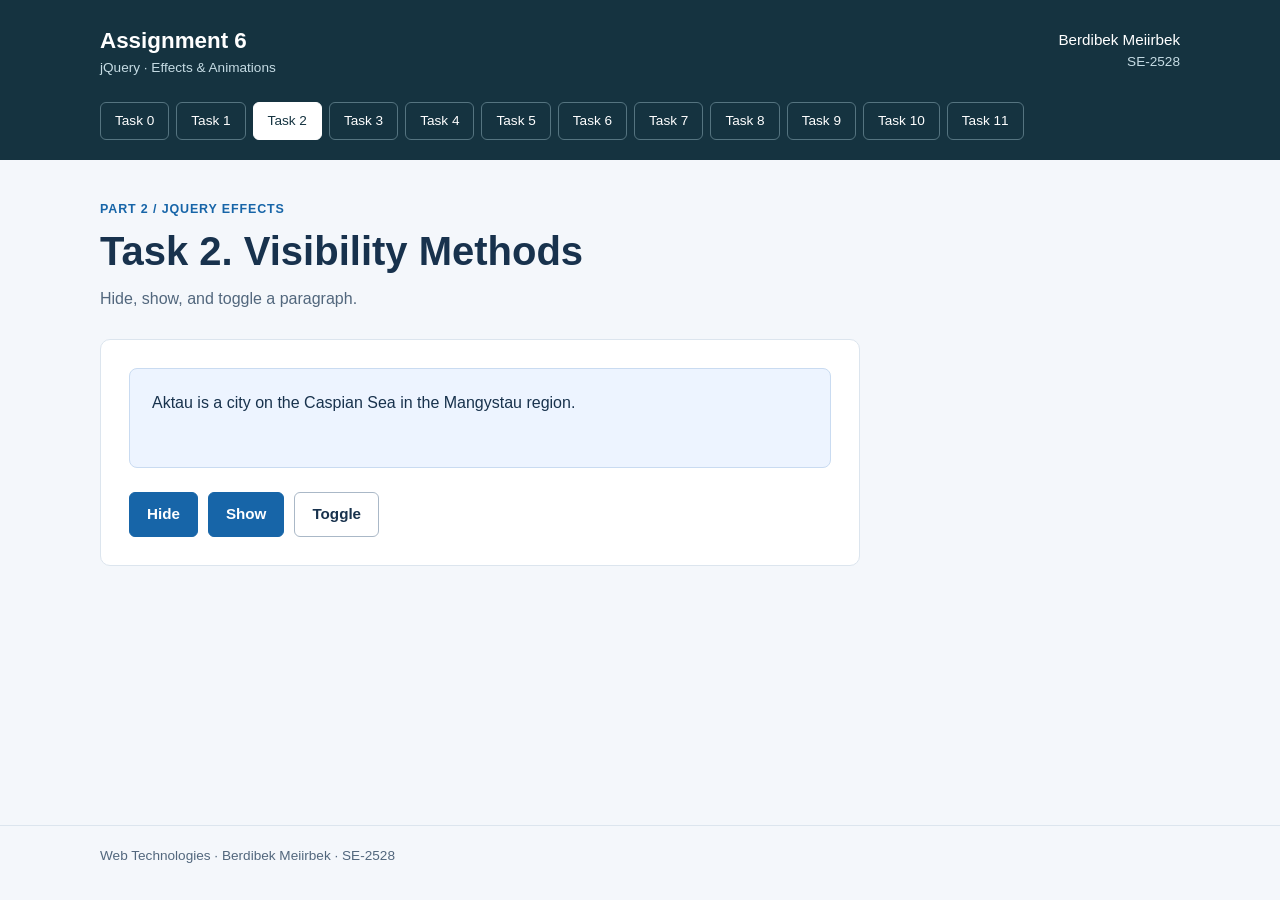
<file: visibility.html>
<!doctype html>
<html lang="en">
<head>
  <meta charset="utf-8">
  <meta name="viewport" content="width=device-width, initial-scale=1">
  <meta name="description" content="Assignment 6, Task 2: Visibility Methods.">
  <title>Task 2 · Visibility Methods</title>
  <link rel="stylesheet" href="styles.css">
  <script src="https://code.jquery.com/jquery-3.7.1.min.js" integrity="sha256-/JqT3SQfawRcv/BIHPThkBvs0OEvtFFmqPF/lYI/Cxo=" crossorigin="anonymous" defer></script>
  <script src="scripts/task-2.js" defer></script>
</head>
<body>
  <header class="site-header">
    <div class="page-width header-top">
      <a class="brand" href="index.html">Assignment 6<span>jQuery · Effects &amp; Animations</span></a>
      <p class="student">Berdibek Meiirbek<span>SE-2528</span></p>
    </div>
    <nav class="page-width" aria-label="Assignment tasks">
      <ul class="task-links">
          <li><a href="index.html">Task 0</a></li>
          <li><a href="selectors.html">Task 1</a></li>
          <li><a href="visibility.html" aria-current="page">Task 2</a></li>
          <li><a href="fade.html">Task 3</a></li>
          <li><a href="slide.html">Task 4</a></li>
          <li><a href="elements.html">Task 5</a></li>
          <li><a href="attributes.html">Task 6</a></li>
          <li><a href="form.html">Task 7</a></li>
          <li><a href="basic-animation.html">Task 8</a></li>
          <li><a href="sequential-animation.html">Task 9</a></li>
          <li><a href="combined-animation.html">Task 10</a></li>
          <li><a href="accordion.html">Task 11</a></li>
      </ul>
    </nav>
  </header>
  <main class="page-width main-content">
    <header class="page-heading">
      <p class="part-label">Part 2 / jQuery Effects</p>
      <h1>Task 2. Visibility Methods</h1>
      <p>Hide, show, and toggle a paragraph.</p>
    </header>

      <section class="panel narrow" aria-label="Visibility demonstration">
        <div class="text-stage">
          <p id="visibility-text">Aktau is a city on the Caspian Sea in the Mangystau region.</p>
        </div>
        <div class="actions">
          <button type="button" id="hide-text">Hide</button>
          <button type="button" id="show-text">Show</button>
          <button type="button" id="toggle-text" class="button-secondary">Toggle</button>
        </div>
      </section>
  </main>
  <footer class="site-footer">
    <div class="page-width">Web Technologies · Berdibek Meiirbek · SE-2528</div>
  </footer>
</body>
</html>
</file>
<file: styles.css>
* {
  box-sizing: border-box;
}

body {
  margin: 0;
  background: #f4f7fb;
  color: #18324d;
  font-family: Arial, Helvetica, sans-serif;
  line-height: 1.5;
}

.page-width {
  width: min(100% - 40px, 1080px);
  margin-inline: auto;
}

.site-header {
  background: #153340;
  color: #fff;
}

.header-top {
  display: flex;
  align-items: center;
  justify-content: space-between;
  gap: 20px;
  padding-block: 24px;
}

.brand {
  color: #fff;
  font-size: 1.4rem;
  font-weight: 700;
  text-decoration: none;
}

.brand span,
.student span {
  display: block;
  color: #c6dce4;
  font-size: .85rem;
  font-weight: 400;
}

.student {
  margin: 0;
  text-align: right;
  font-size: .95rem;
}

.task-links {
  display: flex;
  flex-wrap: wrap;
  gap: 7px;
  margin: 0;
  padding: 0 0 20px;
  list-style: none;
}

.task-links a {
  display: block;
  padding: 8px 14px;
  border: 1px solid #557480;
  border-radius: 6px;
  color: #fff;
  font-size: .85rem;
  text-decoration: none;
}

.task-links a:hover,
.task-links a[aria-current="page"] {
  border-color: #fff;
  background: #fff;
  color: #153340;
}

:focus-visible {
  outline: 3px solid #d99c22;
  outline-offset: 3px;
}

.main-content {
  min-height: calc(100vh - 235px);
  padding-block: 40px 56px;
}

.page-heading {
  max-width: 850px;
  margin-bottom: 28px;
}

.part-label {
  margin: 0 0 8px;
  color: #1765a8;
  font-size: .78rem;
  font-weight: 700;
  letter-spacing: .07em;
  text-transform: uppercase;
}

h1 {
  margin: 0 0 12px;
  font-size: clamp(1.65rem, 4vw, 2.5rem);
  line-height: 1.2;
}

h2 {
  margin: 0 0 16px;
  font-size: 1.2rem;
  line-height: 1.3;
}

h3 {
  margin: 20px 0 0;
  font-size: 1.05rem;
}

.page-heading > p:last-child {
  margin: 0;
  color: #52677d;
}

.panel {
  padding: 28px;
  border: 1px solid #dce5ee;
  border-radius: 10px;
  background: #fff;
}

.narrow {
  max-width: 760px;
}

.hint,
figcaption {
  color: #52677d;
  font-size: .9rem;
}

.panel > p:last-child {
  margin-bottom: 0;
}

.setup-status {
  padding: 16px;
  border-left: 4px solid #198754;
  background: #eaf5ef;
  color: #125b39;
  font-weight: 700;
}

button {
  padding: 10px 17px;
  border: 1px solid #1765a8;
  border-radius: 6px;
  background: #1765a8;
  color: #fff;
  font: inherit;
  font-size: .95rem;
  font-weight: 600;
  cursor: pointer;
}

button:hover {
  border-color: #0e4e85;
  background: #0e4e85;
}

.button-secondary {
  border-color: #aab8c7;
  background: #fff;
  color: #18324d;
}

.button-secondary:hover {
  border-color: #52677d;
  background: #edf2f7;
}

.actions {
  display: flex;
  flex-wrap: wrap;
  gap: 10px;
  margin-top: 24px;
}

.actions-first {
  margin-top: 0;
  margin-bottom: 24px;
}

.selector-demo,
.text-stage,
.slide-panel {
  padding: 22px;
  border: 1px solid #c9dbf1;
  border-radius: 8px;
  background: #edf4ff;
}

.selector-demo p,
.text-stage p,
.slide-panel p {
  margin: 0;
}

.text-stage {
  min-height: 100px;
}

.demo-figure {
  margin: 0;
}

.image-stage {
  height: 320px;
  overflow: hidden;
  border-radius: 8px;
  background: #eaf1f7;
}

.image-stage img {
  display: block;
  width: 100%;
  height: 100%;
  object-fit: cover;
}

figcaption {
  margin-top: 10px;
}

.destination-link {
  margin-top: 22px;
}

.destination-link a {
  color: #1765a8;
  font-weight: 600;
}

.item-list {
  margin: 0;
  padding-left: 24px;
}

.item-list li {
  padding: 7px 0;
}

.form-field + .form-field {
  margin-top: 20px;
}

label {
  display: block;
  margin-bottom: 7px;
  font-weight: 600;
}

input {
  width: 100%;
  padding: 11px 12px;
  border: 1px solid #aab8c7;
  border-radius: 6px;
  color: #18324d;
  font: inherit;
}

.live-preview {
  margin-top: 28px;
  padding: 22px;
  border-radius: 8px;
  background: #edf4ff;
  overflow-wrap: anywhere;
}

.live-preview p:last-child {
  margin-bottom: 0;
}

.animation-stage {
  position: relative;
  height: 280px;
  overflow: hidden;
  border: 1px dashed #aab8c7;
  border-radius: 8px;
  background: #edf4ff;
}

.animation-box {
  position: absolute;
  top: 16px;
  left: 16px;
  display: flex;
  align-items: center;
  justify-content: center;
  width: 64px;
  height: 64px;
  background: #1765a8;
  color: #fff;
  font-size: .85rem;
  font-weight: 700;
}

.sequence-label {
  margin-top: 0;
  color: #52677d;
}

.accordion-item {
  overflow: hidden;
  border: 1px solid #dce5ee;
  border-radius: 8px;
  background: #fff;
}

.accordion-item + .accordion-item {
  margin-top: 14px;
}

.accordion-item h2 {
  margin: 0;
}

.accordion-button {
  display: flex;
  align-items: center;
  justify-content: space-between;
  gap: 16px;
  width: 100%;
  padding: 20px 22px;
  border: 0;
  border-radius: 0;
  background: #fff;
  color: #18324d;
  text-align: left;
  font-size: 1rem;
}

.accordion-button:hover,
.accordion-button[aria-expanded="true"] {
  background: #edf4ff;
  color: #1765a8;
}

.accordion-button:focus-visible {
  outline-offset: -4px;
}

.accordion-symbol {
  flex-shrink: 0;
  font-size: 1.4rem;
  line-height: 1;
}

.accordion-panel {
  display: none;
  padding: 0 22px 22px;
  background: #edf4ff;
}

.accordion-panel p {
  margin: 0;
}

.site-footer {
  padding-block: 20px;
  border-top: 1px solid #dce5ee;
  color: #52677d;
  font-size: .85rem;
}

@media (max-width: 540px) {
  .page-width {
    width: calc(100% - 32px);
  }

  .header-top {
    align-items: flex-start;
    gap: 12px;
    padding-block: 20px;
  }

  .brand {
    font-size: 1.15rem;
  }

  .student {
    max-width: 125px;
    font-size: .8rem;
  }

  .task-links {
    gap: 6px;
  }

  .task-links a {
    padding: 7px 11px;
    font-size: .8rem;
  }

  .main-content {
    padding-block: 28px 40px;
  }

  .panel {
    padding: 20px;
  }

  .image-stage {
    height: 230px;
  }

  .accordion-button {
    padding: 18px;
  }

  .accordion-panel {
    padding: 0 18px 18px;
  }
}
</file>
